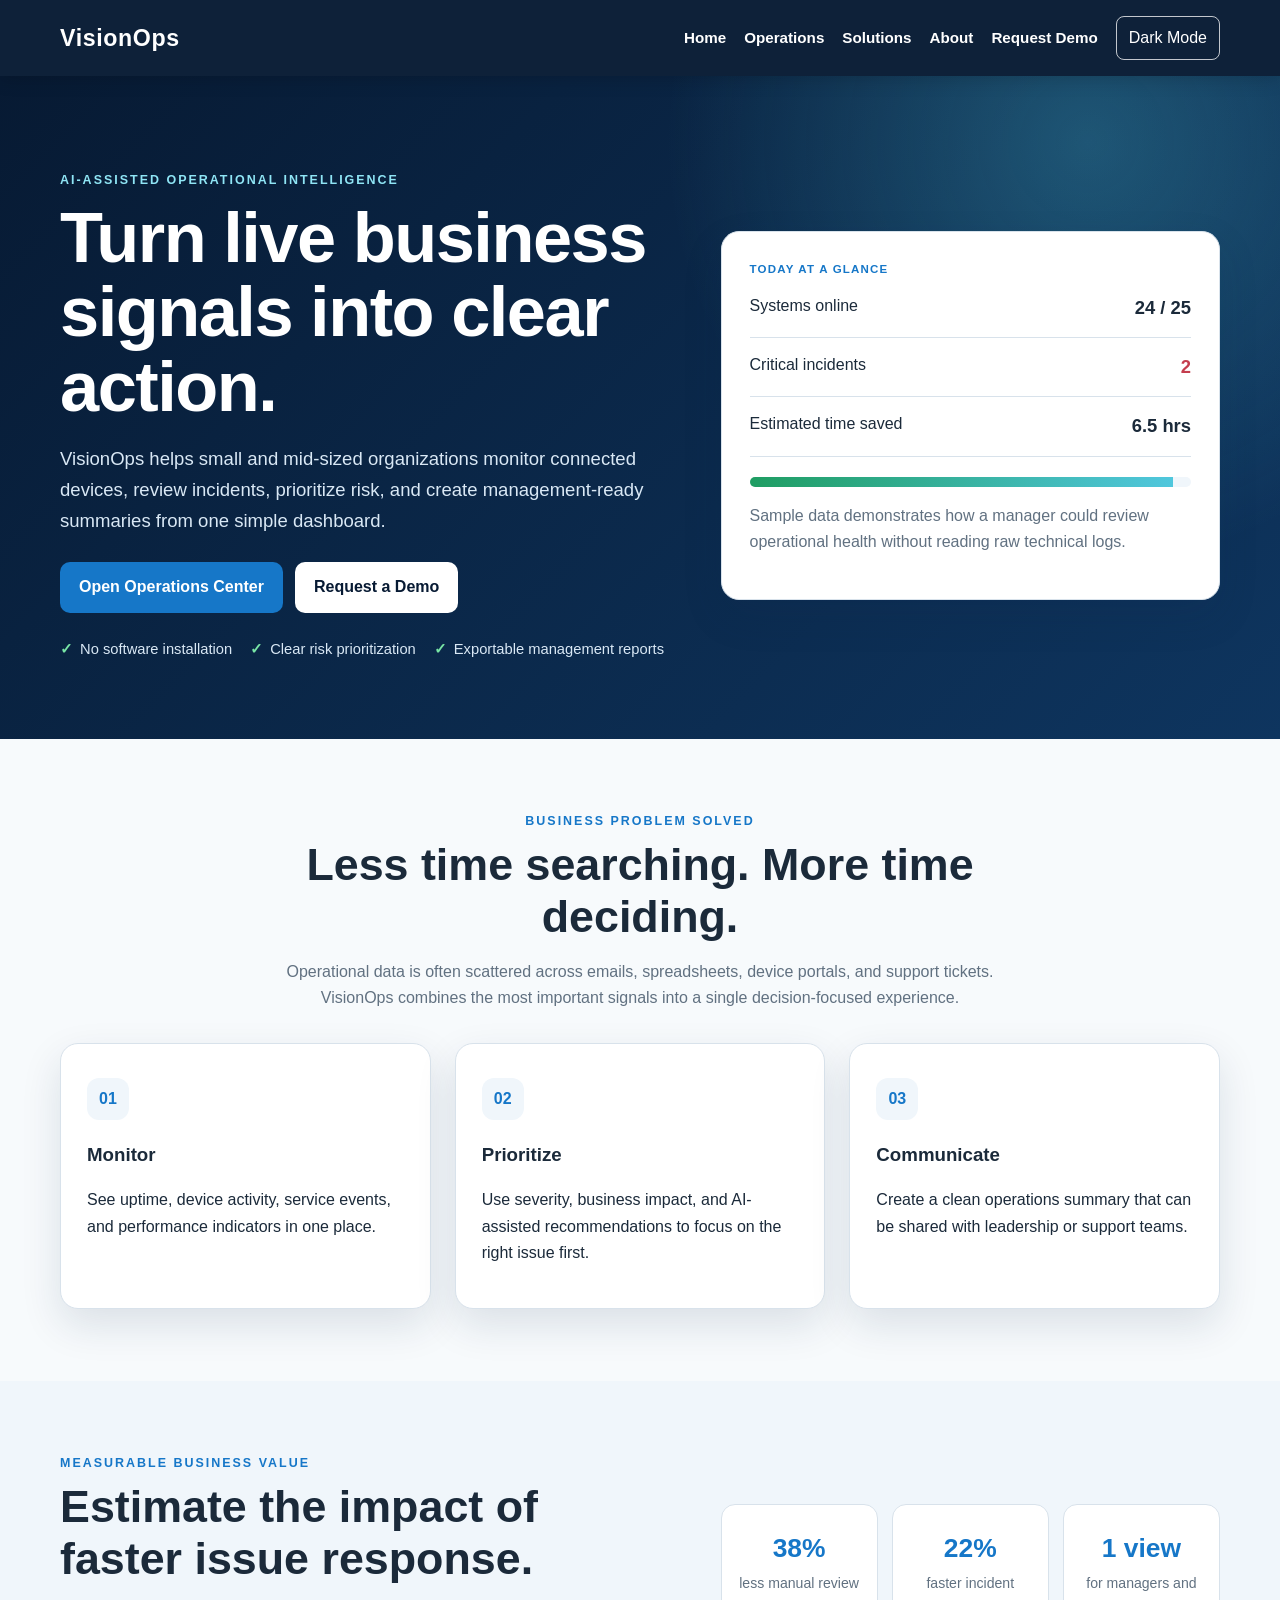
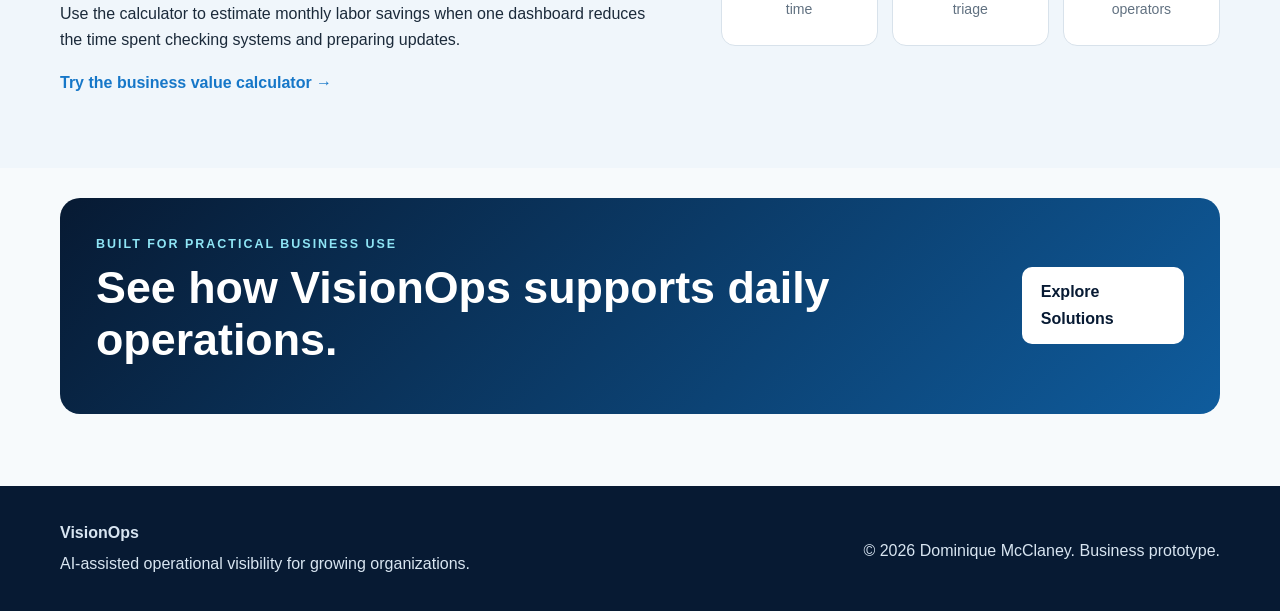
<file: index.html>
<!--
============================================================
  VisionOps Business Operations Platform
  File: index.html
  Creator: Dominique McClaney

  Purpose:
  Landing page that explains the business problem, value proposition, and major product capabilities.

  The page uses semantic HTML5, accessible labels, reusable CSS,
  and browser-based JavaScript. The product is a polished,
  working business prototype created with AI assistance and
  refined through human review, testing, and personalization.
============================================================
-->
<!DOCTYPE html>
<html lang="en">
<head>
  <meta charset="UTF-8">
  <meta name="viewport" content="width=device-width, initial-scale=1.0">
  <meta name="description" content="VisionOps is an AI-assisted operations dashboard for monitoring devices, alerts, risks, and business performance.">
  <title>VisionOps | AI-Assisted Business Operations</title>
  <link rel="stylesheet" href="styles.css">
</head>
<body>
<header class="site-header">
  <div class="container nav-wrap">
    <a class="logo" href="index.html" aria-label="VisionOps home">VisionOps</a>
    <nav class="site-nav" aria-label="Primary navigation">
      <a href="index.html">Home</a>
      <a href="dashboard.html">Operations</a>
      <a href="projects.html">Solutions</a>
      <a href="about.html">About</a>
      <a href="contact.html">Request Demo</a>
      <button id="themeButton" class="theme-button" type="button" aria-pressed="false">Dark Mode</button>
    </nav>
  </div>
</header>
<main>
  <section class="hero">
    <div class="container hero-grid">
      <div>
        <p class="eyebrow">AI-assisted operational intelligence</p>
        <h1>Turn live business signals into clear action.</h1>
        <p class="hero-copy">VisionOps helps small and mid-sized organizations monitor connected devices, review incidents, prioritize risk, and create management-ready summaries from one simple dashboard.</p>
        <div class="button-row">
          <a class="button" href="dashboard.html">Open Operations Center</a>
          <a class="button secondary" href="contact.html">Request a Demo</a>
        </div>
        <ul class="trust-list" aria-label="VisionOps benefits">
          <li>No software installation</li>
          <li>Clear risk prioritization</li>
          <li>Exportable management reports</li>
        </ul>
      </div>
      <aside class="hero-card" aria-label="VisionOps business snapshot">
        <div class="card-label">Today at a glance</div>
        <div class="hero-stat-row"><span>Systems online</span><strong>24 / 25</strong></div>
        <div class="hero-stat-row"><span>Critical incidents</span><strong class="danger-text">2</strong></div>
        <div class="hero-stat-row"><span>Estimated time saved</span><strong>6.5 hrs</strong></div>
        <div class="health-bar" aria-label="System health 96 percent"><span style="width:96%"></span></div>
        <p class="muted">Sample data demonstrates how a manager could review operational health without reading raw technical logs.</p>
      </aside>
    </div>
  </section>

  <section class="section">
    <div class="container">
      <div class="section-heading center-heading">
        <p class="eyebrow dark-eyebrow">Business problem solved</p>
        <h2>Less time searching. More time deciding.</h2>
        <p class="muted">Operational data is often scattered across emails, spreadsheets, device portals, and support tickets. VisionOps combines the most important signals into a single decision-focused experience.</p>
      </div>
      <div class="grid-3">
        <article class="card feature-card"><span class="icon-chip">01</span><h3>Monitor</h3><p>See uptime, device activity, service events, and performance indicators in one place.</p></article>
        <article class="card feature-card"><span class="icon-chip">02</span><h3>Prioritize</h3><p>Use severity, business impact, and AI-assisted recommendations to focus on the right issue first.</p></article>
        <article class="card feature-card"><span class="icon-chip">03</span><h3>Communicate</h3><p>Create a clean operations summary that can be shared with leadership or support teams.</p></article>
      </div>
    </div>
  </section>

  <section class="section alternate-section">
    <div class="container split-grid">
      <div>
        <p class="eyebrow dark-eyebrow">Measurable business value</p>
        <h2>Estimate the impact of faster issue response.</h2>
        <p>Use the calculator to estimate monthly labor savings when one dashboard reduces the time spent checking systems and preparing updates.</p>
        <a class="text-link" href="dashboard.html#roiCalculator">Try the business value calculator &rarr;</a>
      </div>
      <div class="mini-metrics" aria-label="Example business outcomes">
        <article><strong>38%</strong><span>less manual review time</span></article>
        <article><strong>22%</strong><span>faster incident triage</span></article>
        <article><strong>1 view</strong><span>for managers and operators</span></article>
      </div>
    </div>
  </section>

  <section class="section cta-section">
    <div class="container cta-box">
      <div><p class="eyebrow">Built for practical business use</p><h2>See how VisionOps supports daily operations.</h2></div>
      <a class="button secondary" href="projects.html">Explore Solutions</a>
    </div>
  </section>
</main>
<footer class="site-footer">
  <div class="container footer-wrap">
    <div>
      <strong>VisionOps</strong>
      <p>AI-assisted operational visibility for growing organizations.</p>
    </div>
    <p>&copy; <span id="year"></span> Dominique McClaney. Business prototype.</p>
  </div>
</footer>
<script src="script.js"></script>
</body>
</html>
</file>
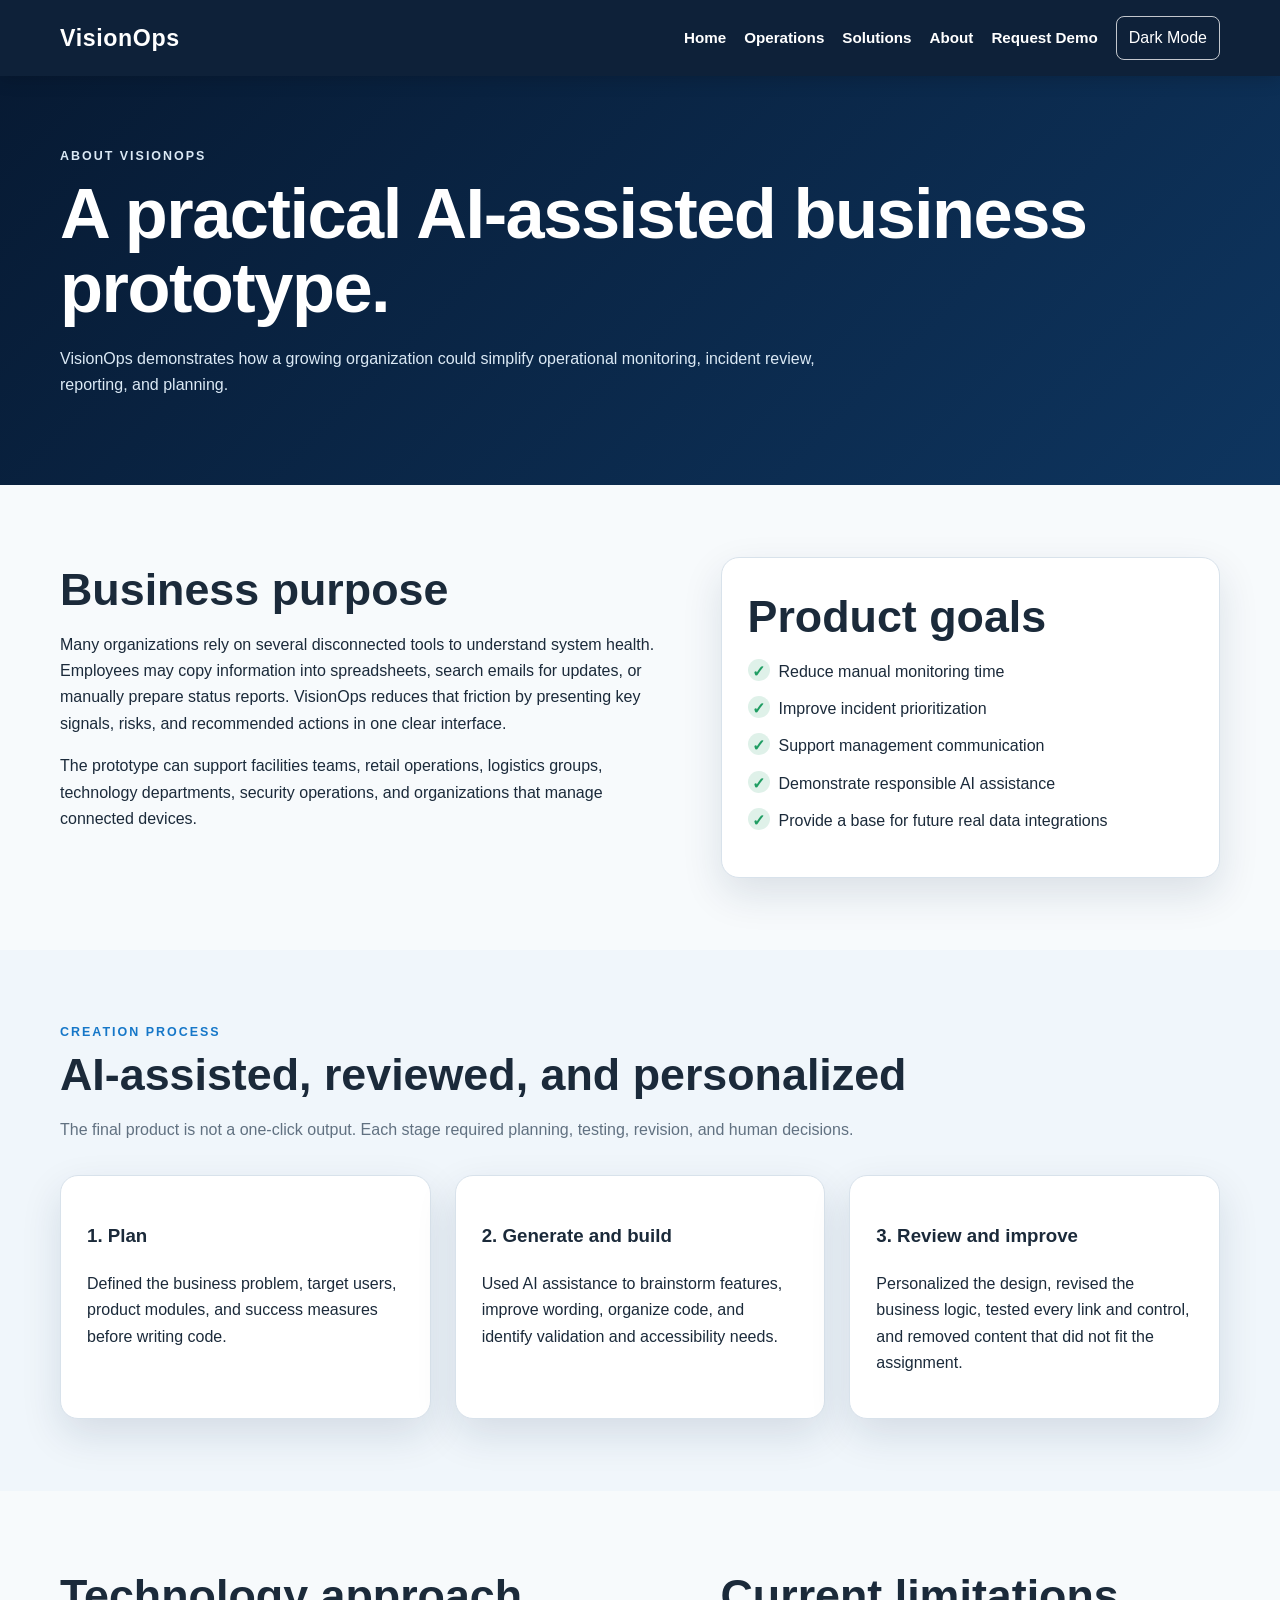
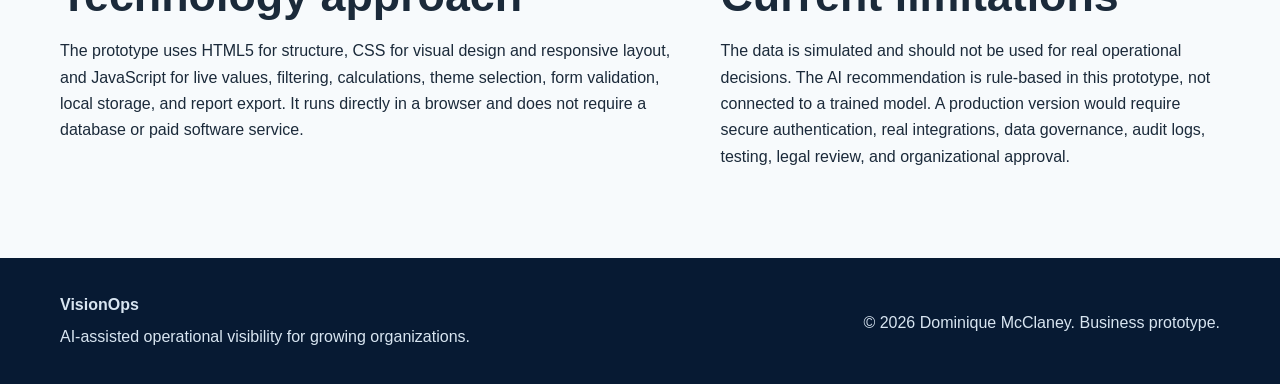
<file: about.html>
<!--
============================================================
  VisionOps Business Operations Platform
  File: about.html
  Creator: Dominique McClaney

  Purpose:
  Explains the product concept, business purpose, development process, AI use, and product limitations.

  The page uses semantic HTML5, accessible labels, reusable CSS,
  and browser-based JavaScript. The product is a polished,
  working business prototype created with AI assistance and
  refined through human review, testing, and personalization.
============================================================
-->
<!DOCTYPE html>
<html lang="en">
<head>
  <meta charset="UTF-8">
  <meta name="viewport" content="width=device-width, initial-scale=1.0">
  <meta name="description" content="Learn about the VisionOps business purpose, AI-assisted development process, and responsible-use approach.">
  <title>About | VisionOps</title>
  <link rel="stylesheet" href="styles.css">
</head>
<body>
<header class="site-header">
  <div class="container nav-wrap">
    <a class="logo" href="index.html" aria-label="VisionOps home">VisionOps</a>
    <nav class="site-nav" aria-label="Primary navigation">
      <a href="index.html">Home</a>
      <a href="dashboard.html">Operations</a>
      <a href="projects.html">Solutions</a>
      <a href="about.html">About</a>
      <a href="contact.html">Request Demo</a>
      <button id="themeButton" class="theme-button" type="button" aria-pressed="false">Dark Mode</button>
    </nav>
  </div>
</header>
<main>
  <section class="page-hero"><div class="container"><p class="eyebrow">About VisionOps</p><h1>A practical AI-assisted business prototype.</h1><p>VisionOps demonstrates how a growing organization could simplify operational monitoring, incident review, reporting, and planning.</p></div></section>
  <section class="section"><div class="container split-grid align-start">
    <article><h2>Business purpose</h2><p>Many organizations rely on several disconnected tools to understand system health. Employees may copy information into spreadsheets, search emails for updates, or manually prepare status reports. VisionOps reduces that friction by presenting key signals, risks, and recommended actions in one clear interface.</p><p>The prototype can support facilities teams, retail operations, logistics groups, technology departments, security operations, and organizations that manage connected devices.</p></article>
    <aside class="card"><h2>Product goals</h2><ul class="check-list"><li>Reduce manual monitoring time</li><li>Improve incident prioritization</li><li>Support management communication</li><li>Demonstrate responsible AI assistance</li><li>Provide a base for future real data integrations</li></ul></aside>
  </div></section>

  <section class="section alternate-section"><div class="container">
    <div class="section-heading"><p class="eyebrow dark-eyebrow">Creation process</p><h2>AI-assisted, reviewed, and personalized</h2><p class="muted">The final product is not a one-click output. Each stage required planning, testing, revision, and human decisions.</p></div>
    <div class="grid-3">
      <article class="card"><h3>1. Plan</h3><p>Defined the business problem, target users, product modules, and success measures before writing code.</p></article>
      <article class="card"><h3>2. Generate and build</h3><p>Used AI assistance to brainstorm features, improve wording, organize code, and identify validation and accessibility needs.</p></article>
      <article class="card"><h3>3. Review and improve</h3><p>Personalized the design, revised the business logic, tested every link and control, and removed content that did not fit the assignment.</p></article>
    </div>
  </div></section>

  <section class="section"><div class="container split-grid align-start">
    <article><h2>Technology approach</h2><p>The prototype uses HTML5 for structure, CSS for visual design and responsive layout, and JavaScript for live values, filtering, calculations, theme selection, form validation, local storage, and report export. It runs directly in a browser and does not require a database or paid software service.</p></article>
    <article><h2>Current limitations</h2><p>The data is simulated and should not be used for real operational decisions. The AI recommendation is rule-based in this prototype, not connected to a trained model. A production version would require secure authentication, real integrations, data governance, audit logs, testing, legal review, and organizational approval.</p></article>
  </div></section>
</main>
<footer class="site-footer">
  <div class="container footer-wrap">
    <div>
      <strong>VisionOps</strong>
      <p>AI-assisted operational visibility for growing organizations.</p>
    </div>
    <p>&copy; <span id="year"></span> Dominique McClaney. Business prototype.</p>
  </div>
</footer>
<script src="script.js"></script>
</body>
</html>
</file>
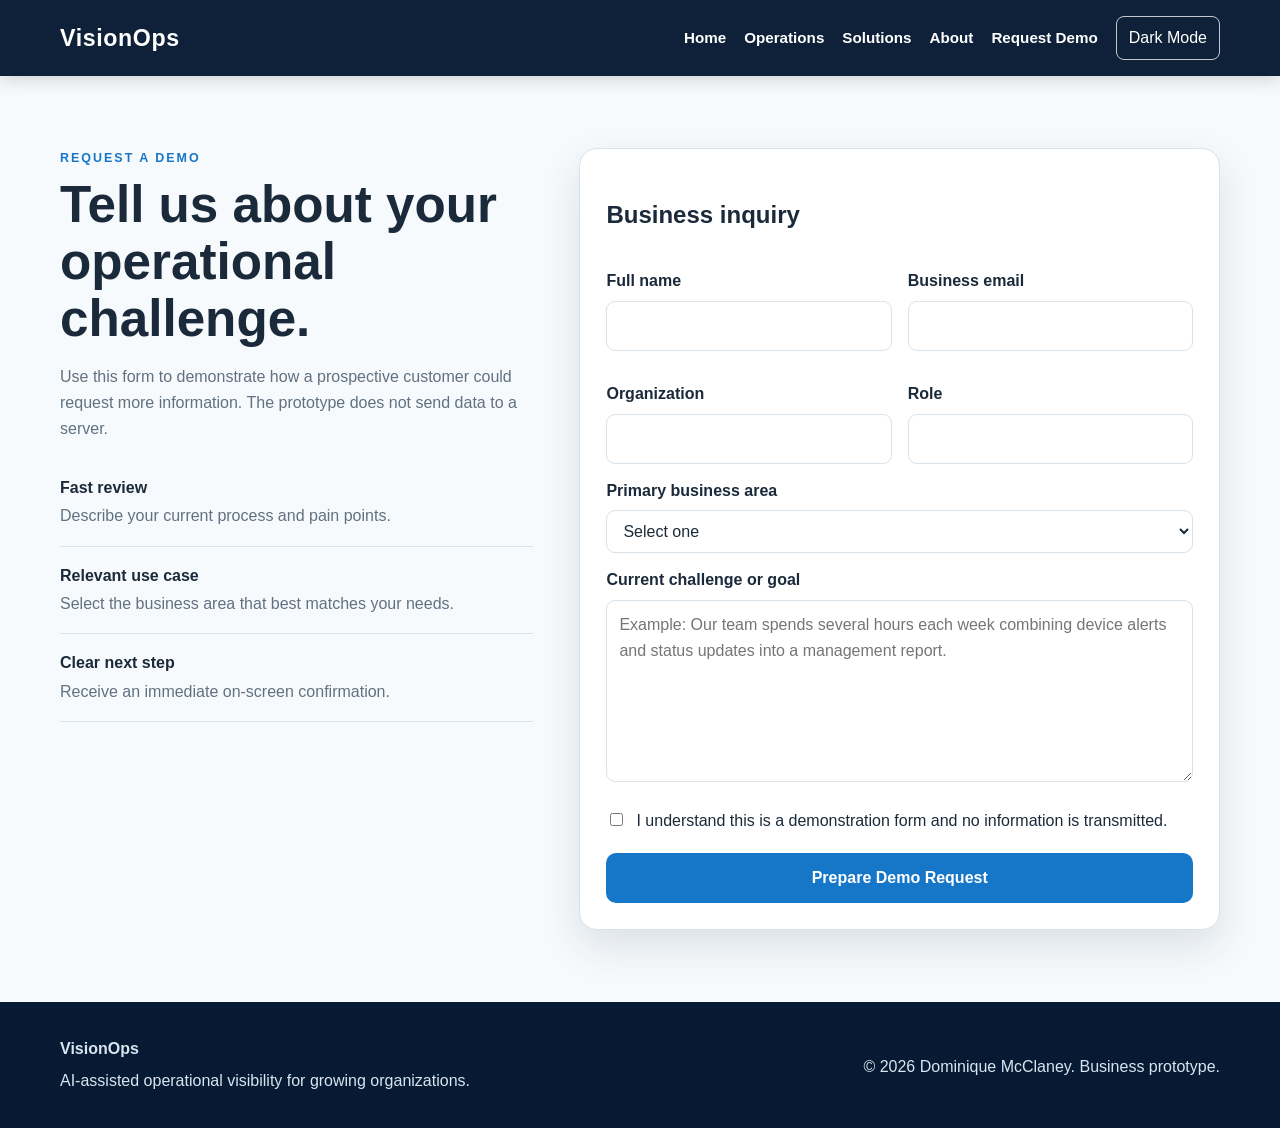
<file: contact.html>
<!--
============================================================
  VisionOps Business Operations Platform
  File: contact.html
  Creator: Dominique McClaney

  Purpose:
  Accessible request-demo form that validates business information and creates an on-screen confirmation.

  The page uses semantic HTML5, accessible labels, reusable CSS,
  and browser-based JavaScript. The product is a polished,
  working business prototype created with AI assistance and
  refined through human review, testing, and personalization.
============================================================
-->
<!DOCTYPE html>
<html lang="en">
<head>
  <meta charset="UTF-8">
  <meta name="viewport" content="width=device-width, initial-scale=1.0">
  <meta name="description" content="Request a VisionOps product demonstration or submit business feedback.">
  <title>Request a Demo | VisionOps</title>
  <link rel="stylesheet" href="styles.css">
</head>
<body>
<header class="site-header">
  <div class="container nav-wrap">
    <a class="logo" href="index.html" aria-label="VisionOps home">VisionOps</a>
    <nav class="site-nav" aria-label="Primary navigation">
      <a href="index.html">Home</a>
      <a href="dashboard.html">Operations</a>
      <a href="projects.html">Solutions</a>
      <a href="about.html">About</a>
      <a href="contact.html">Request Demo</a>
      <button id="themeButton" class="theme-button" type="button" aria-pressed="false">Dark Mode</button>
    </nav>
  </div>
</header>
<main class="section">
  <div class="container contact-layout">
    <section>
      <p class="eyebrow dark-eyebrow">Request a demo</p>
      <h1>Tell us about your operational challenge.</h1>
      <p class="muted">Use this form to demonstrate how a prospective customer could request more information. The prototype does not send data to a server.</p>
      <div class="contact-points"><article><strong>Fast review</strong><span>Describe your current process and pain points.</span></article><article><strong>Relevant use case</strong><span>Select the business area that best matches your needs.</span></article><article><strong>Clear next step</strong><span>Receive an immediate on-screen confirmation.</span></article></div>
    </section>

    <section class="panel" aria-labelledby="demoFormHeading">
      <h2 id="demoFormHeading">Business inquiry</h2>
      <form id="contactForm" novalidate>
        <div class="form-grid">
          <div><label for="name">Full name</label><input id="name" name="name" type="text" autocomplete="name" minlength="2" required></div>
          <div><label for="email">Business email</label><input id="email" name="email" type="email" autocomplete="email" required></div>
          <div><label for="company">Organization</label><input id="company" name="company" type="text" autocomplete="organization" required></div>
          <div><label for="role">Role</label><input id="role" name="role" type="text" autocomplete="organization-title" required></div>
        </div>
        <label for="businessArea">Primary business area</label>
        <select id="businessArea" name="businessArea" required><option value="">Select one</option><option>Facilities operations</option><option>Retail operations</option><option>Logistics and warehousing</option><option>Technology operations</option><option>Security monitoring</option><option>Other</option></select>
        <label for="message">Current challenge or goal</label>
        <textarea id="message" name="message" rows="6" minlength="20" placeholder="Example: Our team spends several hours each week combining device alerts and status updates into a management report." required></textarea>
        <label class="checkbox-row"><input id="consent" type="checkbox" required><span>I understand this is a demonstration form and no information is transmitted.</span></label>
        <button class="button full-button" type="submit">Prepare Demo Request</button>
        <p id="formMessage" class="status-message hidden" role="status"></p>
      </form>
    </section>
  </div>
</main>
<footer class="site-footer">
  <div class="container footer-wrap">
    <div>
      <strong>VisionOps</strong>
      <p>AI-assisted operational visibility for growing organizations.</p>
    </div>
    <p>&copy; <span id="year"></span> Dominique McClaney. Business prototype.</p>
  </div>
</footer>
<script src="script.js"></script>
</body>
</html>
</file>
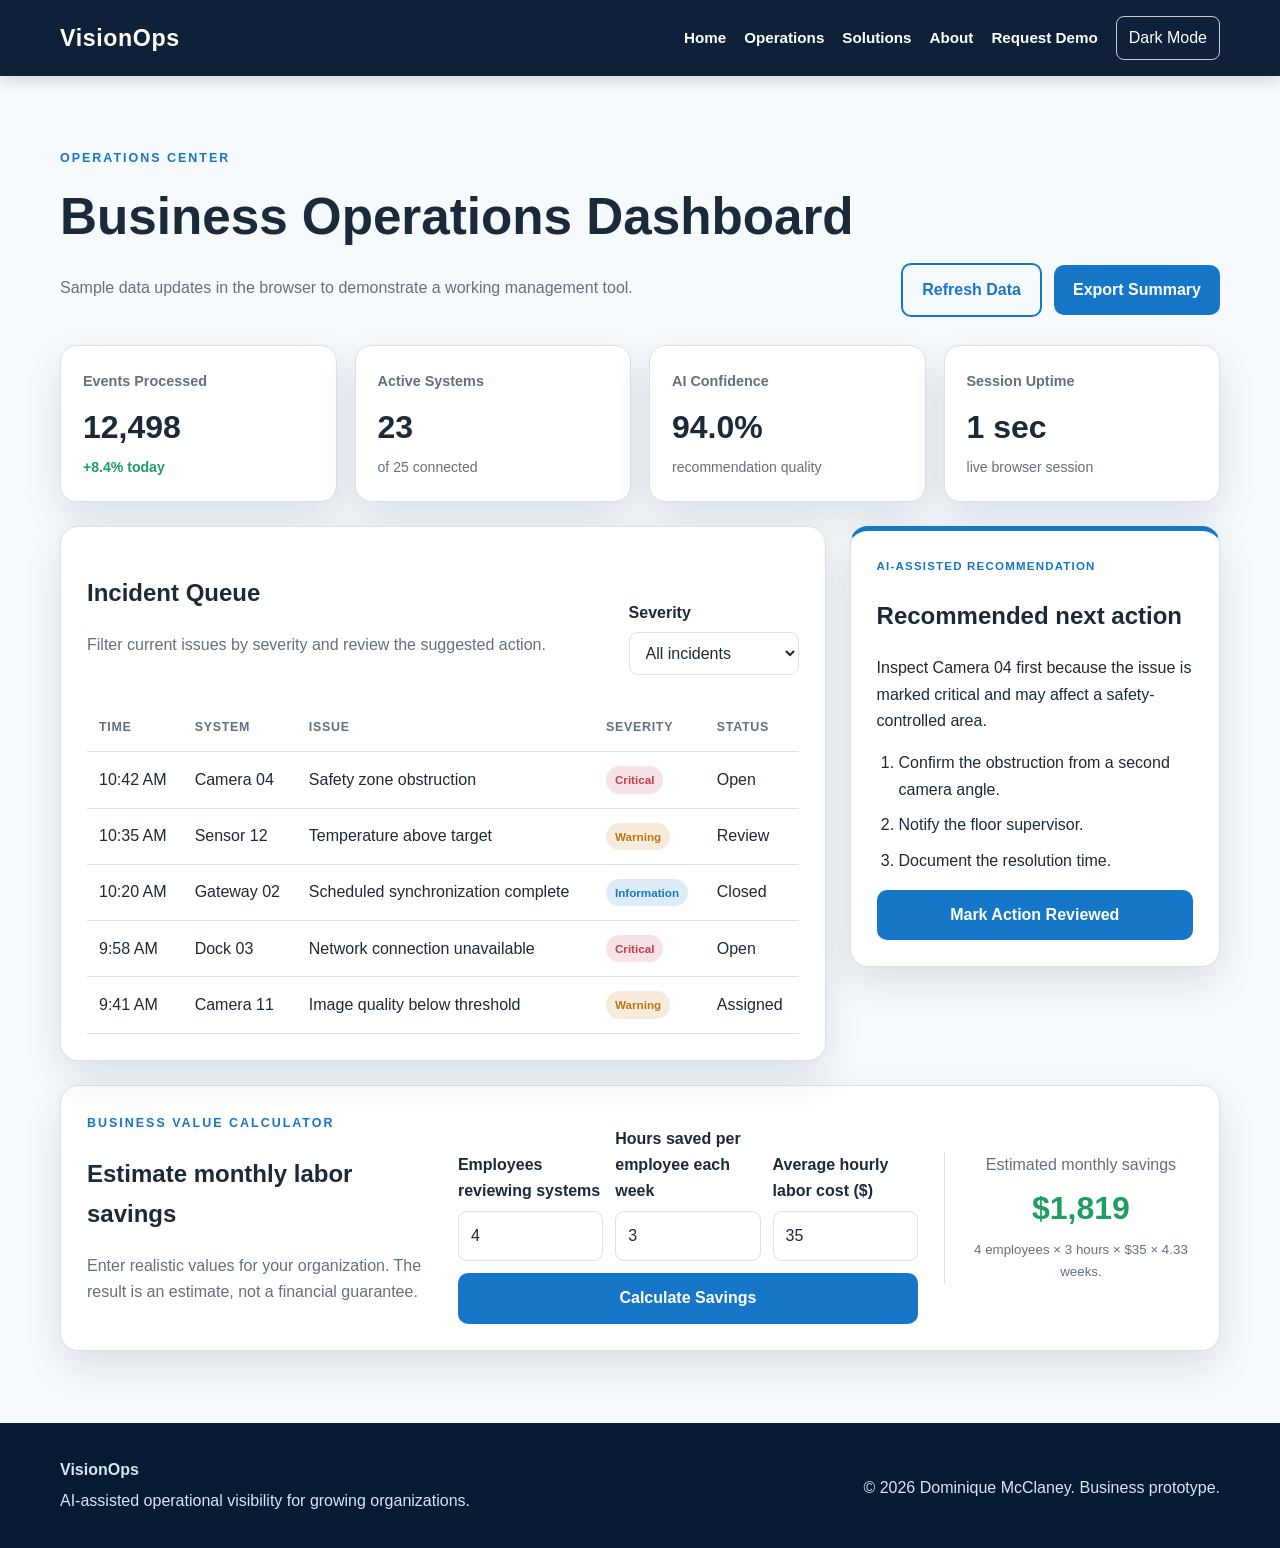
<file: dashboard.html>
<!--
============================================================
  VisionOps Business Operations Platform
  File: dashboard.html
  Creator: Dominique McClaney

  Purpose:
  Interactive operations center with simulated metrics, incident filtering, recommendations, reporting, and an ROI calculator.

  The page uses semantic HTML5, accessible labels, reusable CSS,
  and browser-based JavaScript. The product is a polished,
  working business prototype created with AI assistance and
  refined through human review, testing, and personalization.
============================================================
-->
<!DOCTYPE html>
<html lang="en">
<head>
  <meta charset="UTF-8">
  <meta name="viewport" content="width=device-width, initial-scale=1.0">
  <meta name="description" content="VisionOps operations dashboard with live metrics, incident filtering, AI-assisted recommendations, and ROI estimates.">
  <title>Operations Center | VisionOps</title>
  <link rel="stylesheet" href="styles.css">
</head>
<body>
<header class="site-header">
  <div class="container nav-wrap">
    <a class="logo" href="index.html" aria-label="VisionOps home">VisionOps</a>
    <nav class="site-nav" aria-label="Primary navigation">
      <a href="index.html">Home</a>
      <a href="dashboard.html">Operations</a>
      <a href="projects.html">Solutions</a>
      <a href="about.html">About</a>
      <a href="contact.html">Request Demo</a>
      <button id="themeButton" class="theme-button" type="button" aria-pressed="false">Dark Mode</button>
    </nav>
  </div>
</header>
<main class="section">
  <div class="container">
    <div class="page-title-row">
      <div><p class="eyebrow dark-eyebrow">Operations center</p><h1>Business Operations Dashboard</h1><p class="muted">Sample data updates in the browser to demonstrate a working management tool.</p></div>
      <div class="button-row compact-row"><button id="refreshButton" class="button outline" type="button">Refresh Data</button><button id="exportButton" class="button" type="button">Export Summary</button></div>
    </div>

    <section class="dashboard-grid" aria-label="Key performance indicators">
      <article class="metric-card"><span class="metric-label">Events Processed</span><h2 id="packetCount">12,480</h2><p class="trend positive">+8.4% today</p></article>
      <article class="metric-card"><span class="metric-label">Active Systems</span><h2 id="activeDevices">24</h2><p>of 25 connected</p></article>
      <article class="metric-card"><span class="metric-label">AI Confidence</span><h2 id="modelConfidence">94.3%</h2><p>recommendation quality</p></article>
      <article class="metric-card"><span class="metric-label">Session Uptime</span><h2 id="uptime">0 sec</h2><p>live browser session</p></article>
    </section>

    <div class="operations-layout">
      <section class="panel" aria-labelledby="incidentsHeading">
        <div class="panel-title-row">
          <div><h2 id="incidentsHeading">Incident Queue</h2><p class="muted">Filter current issues by severity and review the suggested action.</p></div>
          <div class="filter-box"><label for="severityFilter">Severity</label><select id="severityFilter"><option value="all">All incidents</option><option value="critical">Critical</option><option value="warn">Warning</option><option value="info">Information</option></select></div>
        </div>
        <div class="table-wrap">
          <table id="eventTable">
            <caption class="sr-only">Current operational incidents</caption>
            <thead><tr><th scope="col">Time</th><th scope="col">System</th><th scope="col">Issue</th><th scope="col">Severity</th><th scope="col">Status</th></tr></thead>
            <tbody>
              <tr data-severity="critical" data-system="Camera 04" data-issue="Safety zone obstruction"><td>10:42 AM</td><td>Camera 04</td><td>Safety zone obstruction</td><td><span class="badge critical">Critical</span></td><td>Open</td></tr>
              <tr data-severity="warn" data-system="Sensor 12" data-issue="Temperature above target"><td>10:35 AM</td><td>Sensor 12</td><td>Temperature above target</td><td><span class="badge warn">Warning</span></td><td>Review</td></tr>
              <tr data-severity="info" data-system="Gateway 02" data-issue="Scheduled synchronization complete"><td>10:20 AM</td><td>Gateway 02</td><td>Scheduled synchronization complete</td><td><span class="badge info">Information</span></td><td>Closed</td></tr>
              <tr data-severity="critical" data-system="Dock 03" data-issue="Network connection unavailable"><td>9:58 AM</td><td>Dock 03</td><td>Network connection unavailable</td><td><span class="badge critical">Critical</span></td><td>Open</td></tr>
              <tr data-severity="warn" data-system="Camera 11" data-issue="Image quality below threshold"><td>9:41 AM</td><td>Camera 11</td><td>Image quality below threshold</td><td><span class="badge warn">Warning</span></td><td>Assigned</td></tr>
            </tbody>
          </table>
        </div>
      </section>

      <aside class="panel recommendation-card" aria-labelledby="recommendationHeading">
        <div class="ai-label">AI-assisted recommendation</div>
        <h2 id="recommendationHeading">Recommended next action</h2>
        <p id="recommendationText">Inspect Camera 04 first because the issue is marked critical and may affect a safety-controlled area.</p>
        <ol id="actionList" class="action-list">
          <li>Confirm the obstruction from a second camera angle.</li>
          <li>Notify the floor supervisor.</li>
          <li>Document the resolution time.</li>
        </ol>
        <button id="completeActionButton" class="button full-button" type="button">Mark Action Reviewed</button>
        <p id="actionStatus" class="status-message hidden" role="status"></p>
      </aside>
    </div>

    <section id="roiCalculator" class="panel roi-panel">
      <div><p class="eyebrow dark-eyebrow">Business value calculator</p><h2>Estimate monthly labor savings</h2><p class="muted">Enter realistic values for your organization. The result is an estimate, not a financial guarantee.</p></div>
      <form id="roiForm" class="roi-form">
        <div><label for="employees">Employees reviewing systems</label><input id="employees" type="number" min="1" value="4" required></div>
        <div><label for="hoursSaved">Hours saved per employee each week</label><input id="hoursSaved" type="number" min="0" step="0.5" value="3" required></div>
        <div><label for="hourlyCost">Average hourly labor cost ($)</label><input id="hourlyCost" type="number" min="0" step="1" value="35" required></div>
        <button class="button" type="submit">Calculate Savings</button>
      </form>
      <div class="roi-result" aria-live="polite"><span>Estimated monthly savings</span><strong id="roiResult">$1,819</strong><small id="roiDetails">Based on 4.33 weeks per month.</small></div>
    </section>
  </div>
</main>
<footer class="site-footer">
  <div class="container footer-wrap">
    <div>
      <strong>VisionOps</strong>
      <p>AI-assisted operational visibility for growing organizations.</p>
    </div>
    <p>&copy; <span id="year"></span> Dominique McClaney. Business prototype.</p>
  </div>
</footer>
<script src="script.js"></script>
</body>
</html>
</file>
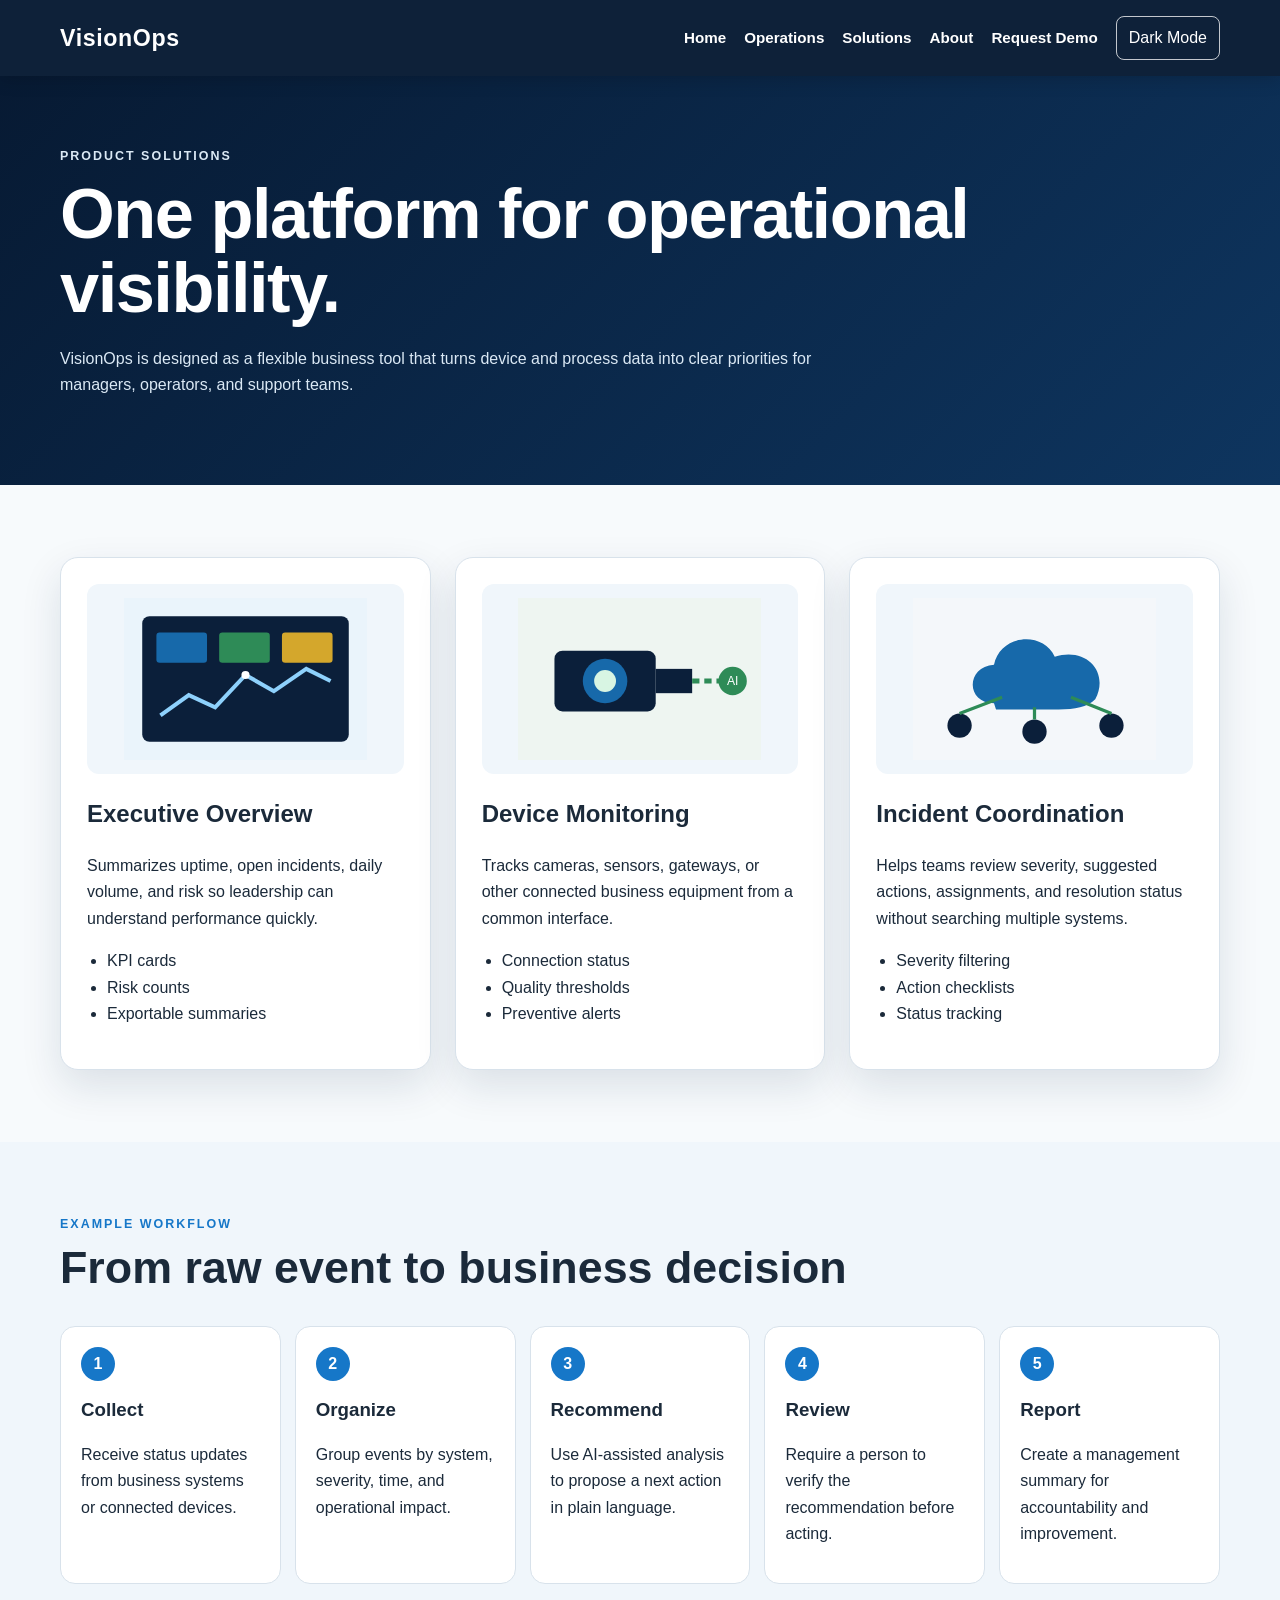
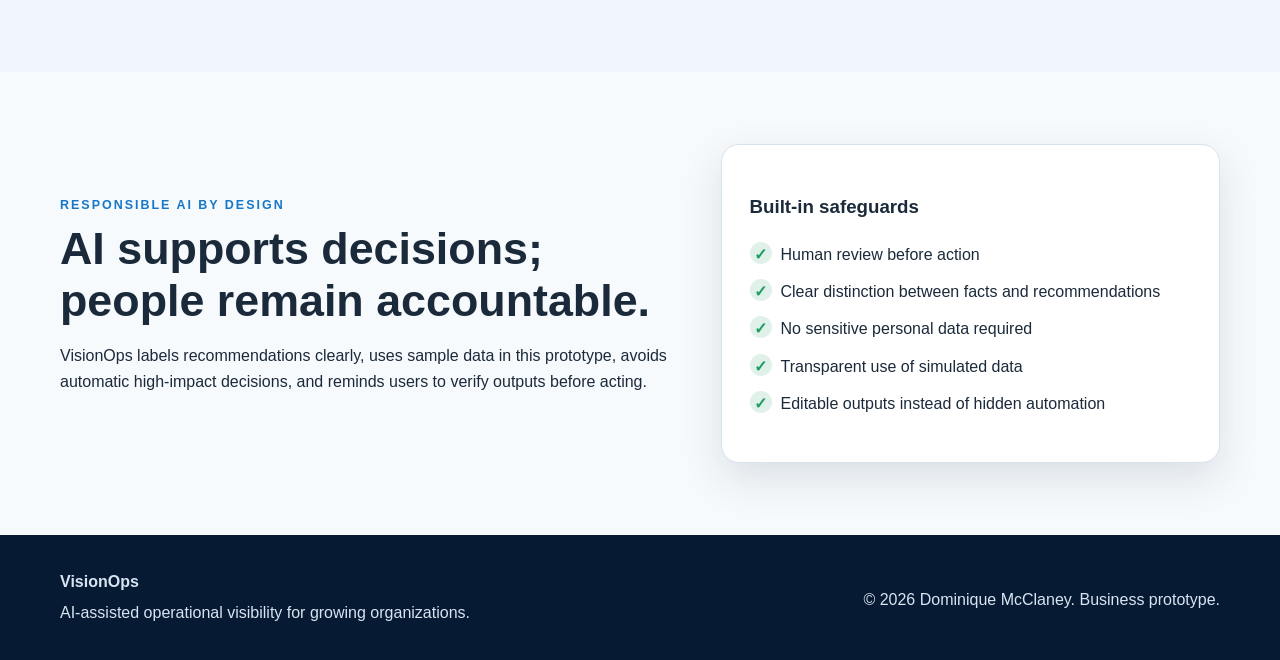
<file: projects.html>
<!--
============================================================
  VisionOps Business Operations Platform
  File: projects.html
  Creator: Dominique McClaney

  Purpose:
  Business solution page showing product modules, use cases, workflow, and responsible AI controls.

  The page uses semantic HTML5, accessible labels, reusable CSS,
  and browser-based JavaScript. The product is a polished,
  working business prototype created with AI assistance and
  refined through human review, testing, and personalization.
============================================================
-->
<!DOCTYPE html>
<html lang="en">
<head>
  <meta charset="UTF-8">
  <meta name="viewport" content="width=device-width, initial-scale=1.0">
  <meta name="description" content="Explore VisionOps business solutions for monitoring, incident response, management reporting, and operational planning.">
  <title>Solutions | VisionOps</title>
  <link rel="stylesheet" href="styles.css">
</head>
<body>
<header class="site-header">
  <div class="container nav-wrap">
    <a class="logo" href="index.html" aria-label="VisionOps home">VisionOps</a>
    <nav class="site-nav" aria-label="Primary navigation">
      <a href="index.html">Home</a>
      <a href="dashboard.html">Operations</a>
      <a href="projects.html">Solutions</a>
      <a href="about.html">About</a>
      <a href="contact.html">Request Demo</a>
      <button id="themeButton" class="theme-button" type="button" aria-pressed="false">Dark Mode</button>
    </nav>
  </div>
</header>
<main>
  <section class="page-hero"><div class="container"><p class="eyebrow">Product solutions</p><h1>One platform for operational visibility.</h1><p>VisionOps is designed as a flexible business tool that turns device and process data into clear priorities for managers, operators, and support teams.</p></div></section>
  <section class="section"><div class="container">
    <div class="grid-3">
      <article class="card solution-card"><img src="images/dashboard.svg" alt="Illustration of a dashboard with charts and operational metrics"><h2>Executive Overview</h2><p>Summarizes uptime, open incidents, daily volume, and risk so leadership can understand performance quickly.</p><ul><li>KPI cards</li><li>Risk counts</li><li>Exportable summaries</li></ul></article>
      <article class="card solution-card"><img src="images/camera.svg" alt="Illustration of a connected monitoring camera"><h2>Device Monitoring</h2><p>Tracks cameras, sensors, gateways, or other connected business equipment from a common interface.</p><ul><li>Connection status</li><li>Quality thresholds</li><li>Preventive alerts</li></ul></article>
      <article class="card solution-card"><img src="images/cloud.svg" alt="Illustration of devices securely connected to a cloud service"><h2>Incident Coordination</h2><p>Helps teams review severity, suggested actions, assignments, and resolution status without searching multiple systems.</p><ul><li>Severity filtering</li><li>Action checklists</li><li>Status tracking</li></ul></article>
    </div>
  </div></section>

  <section class="section alternate-section"><div class="container">
    <div class="section-heading"><p class="eyebrow dark-eyebrow">Example workflow</p><h2>From raw event to business decision</h2></div>
    <ol class="workflow-list">
      <li><span>1</span><div><h3>Collect</h3><p>Receive status updates from business systems or connected devices.</p></div></li>
      <li><span>2</span><div><h3>Organize</h3><p>Group events by system, severity, time, and operational impact.</p></div></li>
      <li><span>3</span><div><h3>Recommend</h3><p>Use AI-assisted analysis to propose a next action in plain language.</p></div></li>
      <li><span>4</span><div><h3>Review</h3><p>Require a person to verify the recommendation before acting.</p></div></li>
      <li><span>5</span><div><h3>Report</h3><p>Create a management summary for accountability and improvement.</p></div></li>
    </ol>
  </div></section>

  <section class="section"><div class="container split-grid">
    <div><p class="eyebrow dark-eyebrow">Responsible AI by design</p><h2>AI supports decisions; people remain accountable.</h2><p>VisionOps labels recommendations clearly, uses sample data in this prototype, avoids automatic high-impact decisions, and reminds users to verify outputs before acting.</p></div>
    <div class="check-card"><h3>Built-in safeguards</h3><ul class="check-list"><li>Human review before action</li><li>Clear distinction between facts and recommendations</li><li>No sensitive personal data required</li><li>Transparent use of simulated data</li><li>Editable outputs instead of hidden automation</li></ul></div>
  </div></section>
</main>
<footer class="site-footer">
  <div class="container footer-wrap">
    <div>
      <strong>VisionOps</strong>
      <p>AI-assisted operational visibility for growing organizations.</p>
    </div>
    <p>&copy; <span id="year"></span> Dominique McClaney. Business prototype.</p>
  </div>
</footer>
<script src="script.js"></script>
</body>
</html>
</file>
<file: styles.css>
/*
============================================================
  VisionOps Business Operations Platform
  Shared stylesheet
  Creator: Dominique McClaney

  This file defines the complete visual system for the website:
  colors, typography, responsive grids, cards, forms, tables,
  buttons, dark mode, badges, and accessibility helpers.
============================================================
*/
:root {
  --navy: #071a33;
  --navy-2: #0e355f;
  --blue: #1677c8;
  --blue-dark: #0f5c9d;
  --cyan: #50c7dd;
  --green: #1f9d62;
  --red: #c43d4e;
  --amber: #b9770e;
  --text: #1b2a3a;
  --muted: #617181;
  --surface: #ffffff;
  --surface-2: #f0f6fb;
  --page: #f7fafc;
  --border: #d8e2eb;
  --shadow: 0 16px 40px rgba(18, 45, 72, 0.12);
}

* { box-sizing: border-box; }
html { scroll-behavior: smooth; }
body { margin: 0; font-family: Arial, Helvetica, sans-serif; color: var(--text); background: var(--page); line-height: 1.65; }
body.dark { --text:#edf4fb; --muted:#b6c5d4; --surface:#12263d; --surface-2:#17324e; --page:#081523; --border:#2b4662; --shadow:0 16px 40px rgba(0,0,0,.28); }
img { max-width: 100%; display: block; }
a { color: var(--blue); }
button, input, select, textarea { font: inherit; }
.container { width: min(1160px, 92%); margin: 0 auto; }
.sr-only { position:absolute; width:1px; height:1px; padding:0; margin:-1px; overflow:hidden; clip:rect(0,0,0,0); white-space:nowrap; border:0; }
.hidden { display: none; }

.site-header { position: sticky; top: 0; z-index: 50; background: rgba(7,26,51,.97); color:#fff; box-shadow:0 2px 18px rgba(0,0,0,.18); }
.nav-wrap { min-height:76px; display:flex; align-items:center; justify-content:space-between; gap:26px; }
.logo { color:#fff; text-decoration:none; font-size:1.45rem; font-weight:900; letter-spacing:.6px; }
.site-nav { display:flex; align-items:center; gap:18px; flex-wrap:wrap; }
.site-nav a { color:#fff; text-decoration:none; font-weight:700; font-size:.95rem; }
.site-nav a:hover, .site-nav a:focus-visible { color:var(--cyan); }
.theme-button { color:#fff; background:transparent; border:1px solid rgba(255,255,255,.75); border-radius:8px; padding:8px 12px; cursor:pointer; }
.theme-button:hover, .theme-button:focus-visible { background:#fff; color:var(--navy); }

.hero { padding:94px 0 78px; color:#fff; background:radial-gradient(circle at 85% 10%, rgba(80,199,221,.28), transparent 34%), linear-gradient(135deg,var(--navy),var(--navy-2)); }
.hero-grid, .split-grid { display:grid; grid-template-columns:1.1fr .9fr; gap:50px; align-items:center; }
.hero h1, .page-hero h1 { font-size:clamp(2.5rem,5.5vw,4.9rem); line-height:1.06; margin:10px 0 20px; letter-spacing:-1.5px; }
.hero-copy { max-width:680px; font-size:1.16rem; color:#d9e8f5; }
.eyebrow { margin:0; text-transform:uppercase; letter-spacing:2px; font-size:.78rem; font-weight:900; color:#8fe5f5; }
.dark-eyebrow { color:var(--blue); }
.hero-card, .card, .panel, .check-card { background:var(--surface); color:var(--text); border:1px solid var(--border); border-radius:18px; box-shadow:var(--shadow); }
.hero-card { padding:28px; }
.card-label, .ai-label { color:var(--blue); text-transform:uppercase; letter-spacing:1.2px; font-weight:900; font-size:.72rem; }
.hero-stat-row { display:flex; justify-content:space-between; gap:16px; padding:14px 0; border-bottom:1px solid var(--border); }
.hero-stat-row strong { font-size:1.15rem; }
.danger-text { color:var(--red); }
.health-bar { height:10px; overflow:hidden; border-radius:999px; background:var(--surface-2); margin:20px 0 10px; }
.health-bar span { display:block; height:100%; background:linear-gradient(90deg,var(--green),var(--cyan)); }
.trust-list { display:flex; gap:18px; flex-wrap:wrap; padding:0; margin:24px 0 0; list-style:none; color:#d9e8f5; font-size:.92rem; }
.trust-list li::before { content:'✓'; color:#78e5a5; font-weight:900; margin-right:7px; }

.button-row { display:flex; gap:12px; flex-wrap:wrap; align-items:center; margin-top:26px; }
.compact-row { margin-top:0; }
.button { display:inline-block; border:0; border-radius:10px; padding:12px 19px; background:var(--blue); color:#fff; text-decoration:none; font-weight:800; cursor:pointer; transition:transform .16s ease, background .16s ease; }
.button:hover, .button:focus-visible { background:var(--blue-dark); transform:translateY(-1px); }
.button.secondary { background:#fff; color:var(--navy); }
.button.outline { background:transparent; color:var(--blue); border:2px solid var(--blue); }
.full-button { width:100%; text-align:center; }
.text-link { font-weight:800; text-decoration:none; }

.section { padding:72px 0; }
.alternate-section { background:var(--surface-2); }
.center-heading { text-align:center; max-width:760px; margin:0 auto 38px; }
.section-heading { margin-bottom:32px; }
.section-heading h2, .split-grid h2, .cta-box h2 { margin:7px 0 12px; font-size:clamp(1.9rem,3.5vw,2.8rem); line-height:1.16; }
.muted { color:var(--muted); }
.grid-3 { display:grid; grid-template-columns:repeat(3,1fr); gap:24px; }
.card { padding:26px; }
.feature-card { position:relative; padding-top:34px; }
.icon-chip { display:inline-grid; place-items:center; width:42px; height:42px; border-radius:12px; background:var(--surface-2); color:var(--blue); font-weight:900; }
.feature-card h3 { margin:20px 0 8px; }
.mini-metrics { display:grid; grid-template-columns:repeat(3,1fr); gap:14px; }
.mini-metrics article { background:var(--surface); border:1px solid var(--border); border-radius:14px; padding:22px 16px; text-align:center; }
.mini-metrics strong { display:block; color:var(--blue); font-size:1.65rem; }
.mini-metrics span { color:var(--muted); font-size:.88rem; }
.cta-section { padding-top:30px; }
.cta-box { display:flex; align-items:center; justify-content:space-between; gap:24px; padding:36px; border-radius:20px; color:#fff; background:linear-gradient(135deg,var(--navy),var(--blue-dark)); }

.page-hero { padding:70px 0; color:#fff; background:linear-gradient(135deg,var(--navy),var(--navy-2)); }
.page-hero p { max-width:760px; color:#dbe9f5; }
.page-title-row, .panel-title-row { display:flex; justify-content:space-between; gap:25px; align-items:flex-end; margin-bottom:28px; }
.page-title-row h1 { margin:6px 0 6px; font-size:clamp(2.1rem,4vw,3.4rem); }
.dashboard-grid { display:grid; grid-template-columns:repeat(4,1fr); gap:18px; }
.metric-card { background:var(--surface); border:1px solid var(--border); border-radius:16px; padding:22px; box-shadow:var(--shadow); }
.metric-label { color:var(--muted); font-weight:700; font-size:.9rem; }
.metric-card h2 { margin:6px 0 2px; font-size:2rem; }
.metric-card p { margin:0; color:var(--muted); font-size:.88rem; }
.trend.positive { color:var(--green); font-weight:700; }
.operations-layout { display:grid; grid-template-columns:1.55fr .75fr; gap:24px; margin-top:24px; align-items:start; }
.panel { padding:26px; }
.filter-box { min-width:170px; }
.filter-box label { display:block; margin-bottom:5px; font-weight:800; }
.table-wrap { overflow-x:auto; }
table { width:100%; border-collapse:collapse; }
th, td { padding:14px 12px; text-align:left; border-bottom:1px solid var(--border); white-space:nowrap; }
th { color:var(--muted); font-size:.78rem; text-transform:uppercase; letter-spacing:.7px; }
tbody tr { cursor:pointer; }
tbody tr:hover, tbody tr.selected-row { background:var(--surface-2); }
.badge { display:inline-block; border-radius:999px; padding:4px 9px; font-size:.73rem; font-weight:900; }
.badge.critical { background:rgba(196,61,78,.14); color:var(--red); }
.badge.warn { background:rgba(185,119,14,.14); color:var(--amber); }
.badge.info { background:rgba(22,119,200,.14); color:var(--blue); }
.recommendation-card { border-top:5px solid var(--blue); }
.action-list { padding-left:22px; }
.action-list li { margin-bottom:9px; }
.status-message { margin-top:14px; padding:12px 14px; border-radius:10px; background:rgba(31,157,98,.12); color:var(--green); font-weight:800; }
.roi-panel { margin-top:24px; display:grid; grid-template-columns:.9fr 1.2fr .65fr; gap:26px; align-items:center; }
.roi-form { display:grid; grid-template-columns:repeat(3,1fr); gap:12px; align-items:end; }
.roi-form button { grid-column:1 / -1; }
.roi-result { text-align:center; border-left:1px solid var(--border); padding-left:24px; }
.roi-result span, .roi-result small { display:block; color:var(--muted); }
.roi-result strong { display:block; color:var(--green); font-size:2rem; margin:4px 0; }

.solution-card img { width:100%; max-height:190px; object-fit:contain; background:var(--surface-2); border-radius:12px; padding:14px; }
.solution-card ul { padding-left:20px; }
.workflow-list { list-style:none; padding:0; display:grid; grid-template-columns:repeat(5,1fr); gap:14px; }
.workflow-list li { background:var(--surface); border:1px solid var(--border); border-radius:15px; padding:20px; }
.workflow-list li > span { display:grid; place-items:center; width:34px; height:34px; border-radius:50%; background:var(--blue); color:#fff; font-weight:900; }
.workflow-list h3 { margin:14px 0 6px; }
.check-card { padding:28px; }
.check-list { list-style:none; padding:0; }
.check-list li { margin:11px 0; }
.check-list li::before { content:'✓'; display:inline-grid; place-items:center; width:22px; height:22px; margin-right:9px; border-radius:50%; background:rgba(31,157,98,.14); color:var(--green); font-weight:900; }
.align-start { align-items:start; }

.contact-layout { display:grid; grid-template-columns:.85fr 1.15fr; gap:46px; align-items:start; }
.contact-layout h1 { font-size:clamp(2.2rem,4vw,3.4rem); line-height:1.12; margin:7px 0 16px; }
.contact-points article { display:grid; gap:2px; padding:16px 0; border-bottom:1px solid var(--border); }
.contact-points span { color:var(--muted); }
.form-grid { display:grid; grid-template-columns:1fr 1fr; gap:16px; }
label { display:block; margin:14px 0 6px; font-weight:800; }
input, select, textarea { width:100%; border:1px solid var(--border); border-radius:9px; padding:11px 12px; background:var(--surface); color:var(--text); }
input:focus, select:focus, textarea:focus { outline:3px solid rgba(22,119,200,.18); border-color:var(--blue); }
.checkbox-row { display:flex; gap:10px; align-items:flex-start; margin:18px 0; font-weight:400; }
.checkbox-row input { width:auto; margin-top:5px; }

.site-footer { background:var(--navy); color:#d8e5f1; padding:34px 0; }
.footer-wrap { display:flex; justify-content:space-between; gap:30px; align-items:center; }
.footer-wrap p { margin:5px 0 0; }

@media (max-width: 980px) {
  .hero-grid, .split-grid, .contact-layout { grid-template-columns:1fr; }
  .grid-3 { grid-template-columns:1fr 1fr; }
  .dashboard-grid { grid-template-columns:1fr 1fr; }
  .operations-layout { grid-template-columns:1fr; }
  .roi-panel { grid-template-columns:1fr; }
  .roi-result { border-left:0; border-top:1px solid var(--border); padding:20px 0 0; }
  .workflow-list { grid-template-columns:1fr 1fr; }
}
@media (max-width: 680px) {
  .nav-wrap, .page-title-row, .panel-title-row, .footer-wrap, .cta-box { align-items:flex-start; flex-direction:column; }
  .site-nav { gap:11px; }
  .hero { padding:68px 0; }
  .grid-3, .dashboard-grid, .mini-metrics, .form-grid, .roi-form, .workflow-list { grid-template-columns:1fr; }
  .roi-form button { grid-column:auto; }
  .section { padding:54px 0; }
  .panel { padding:20px; }
}
</file>
